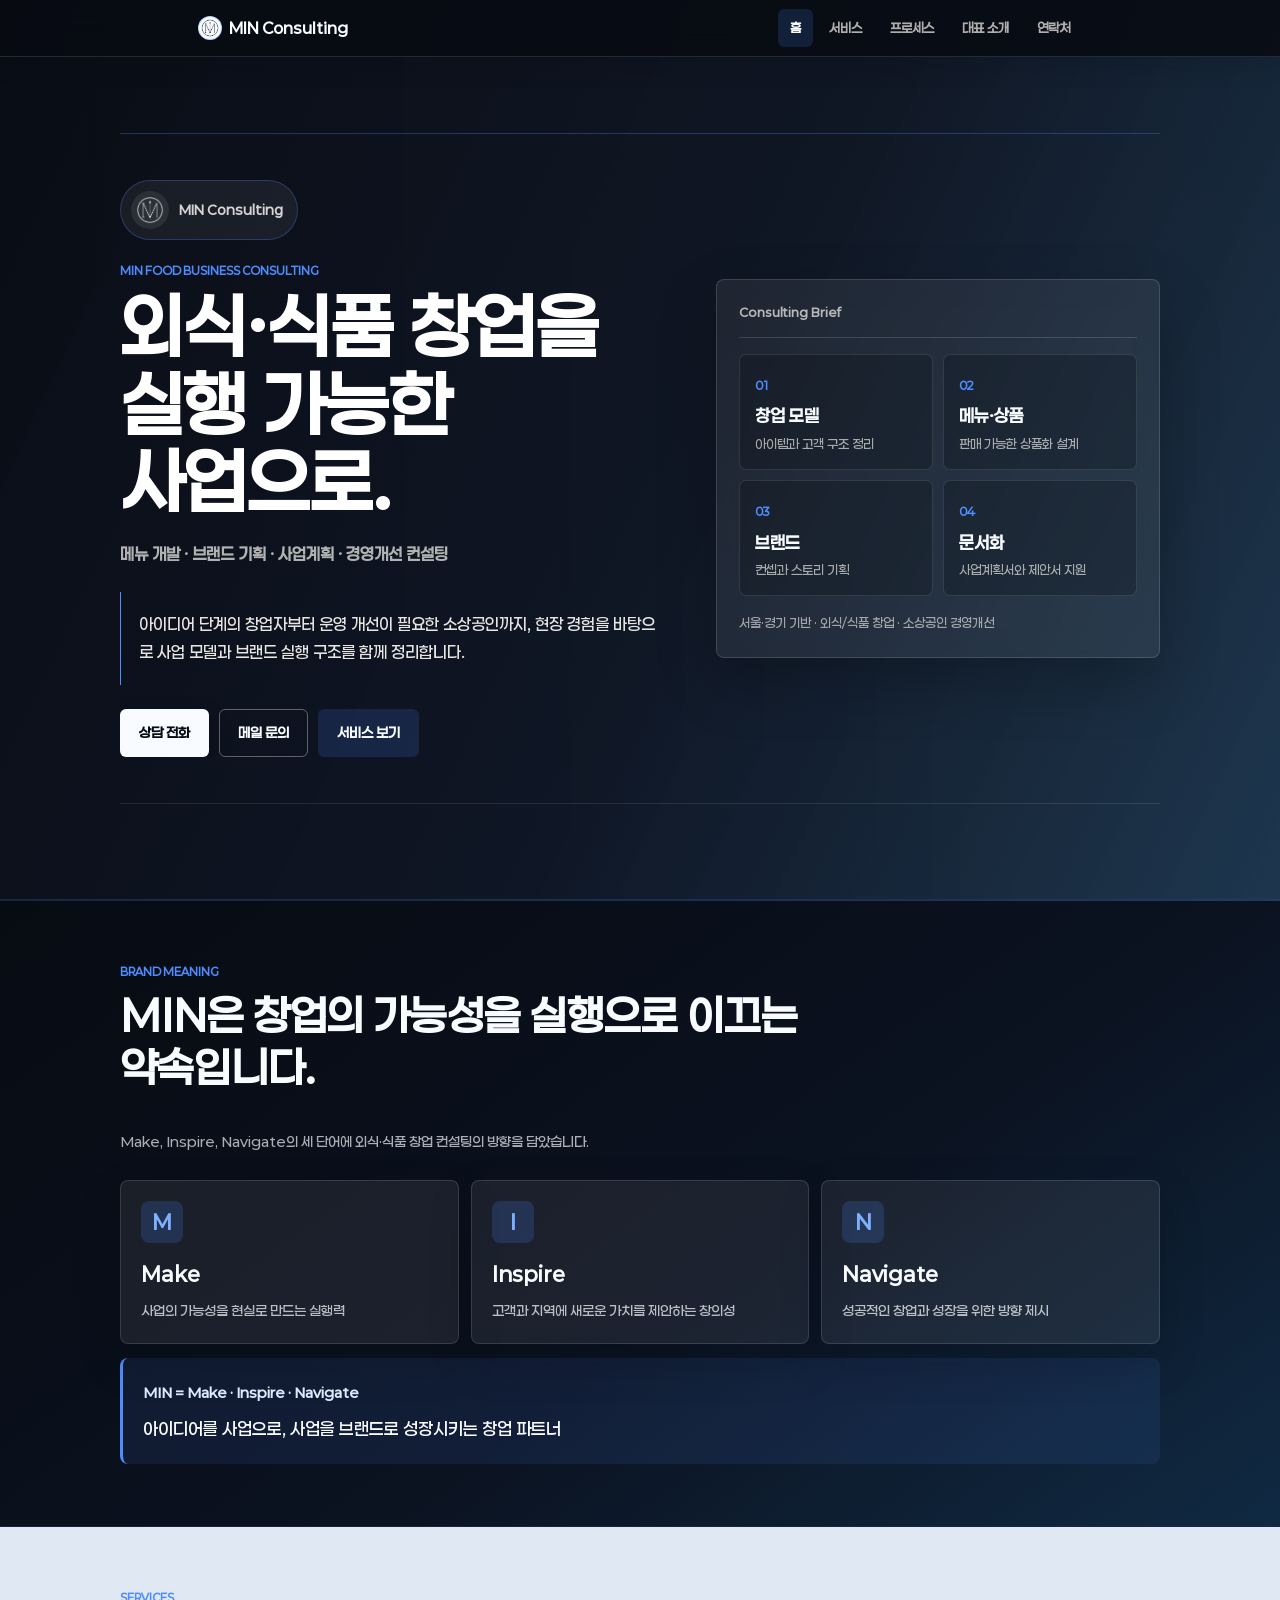
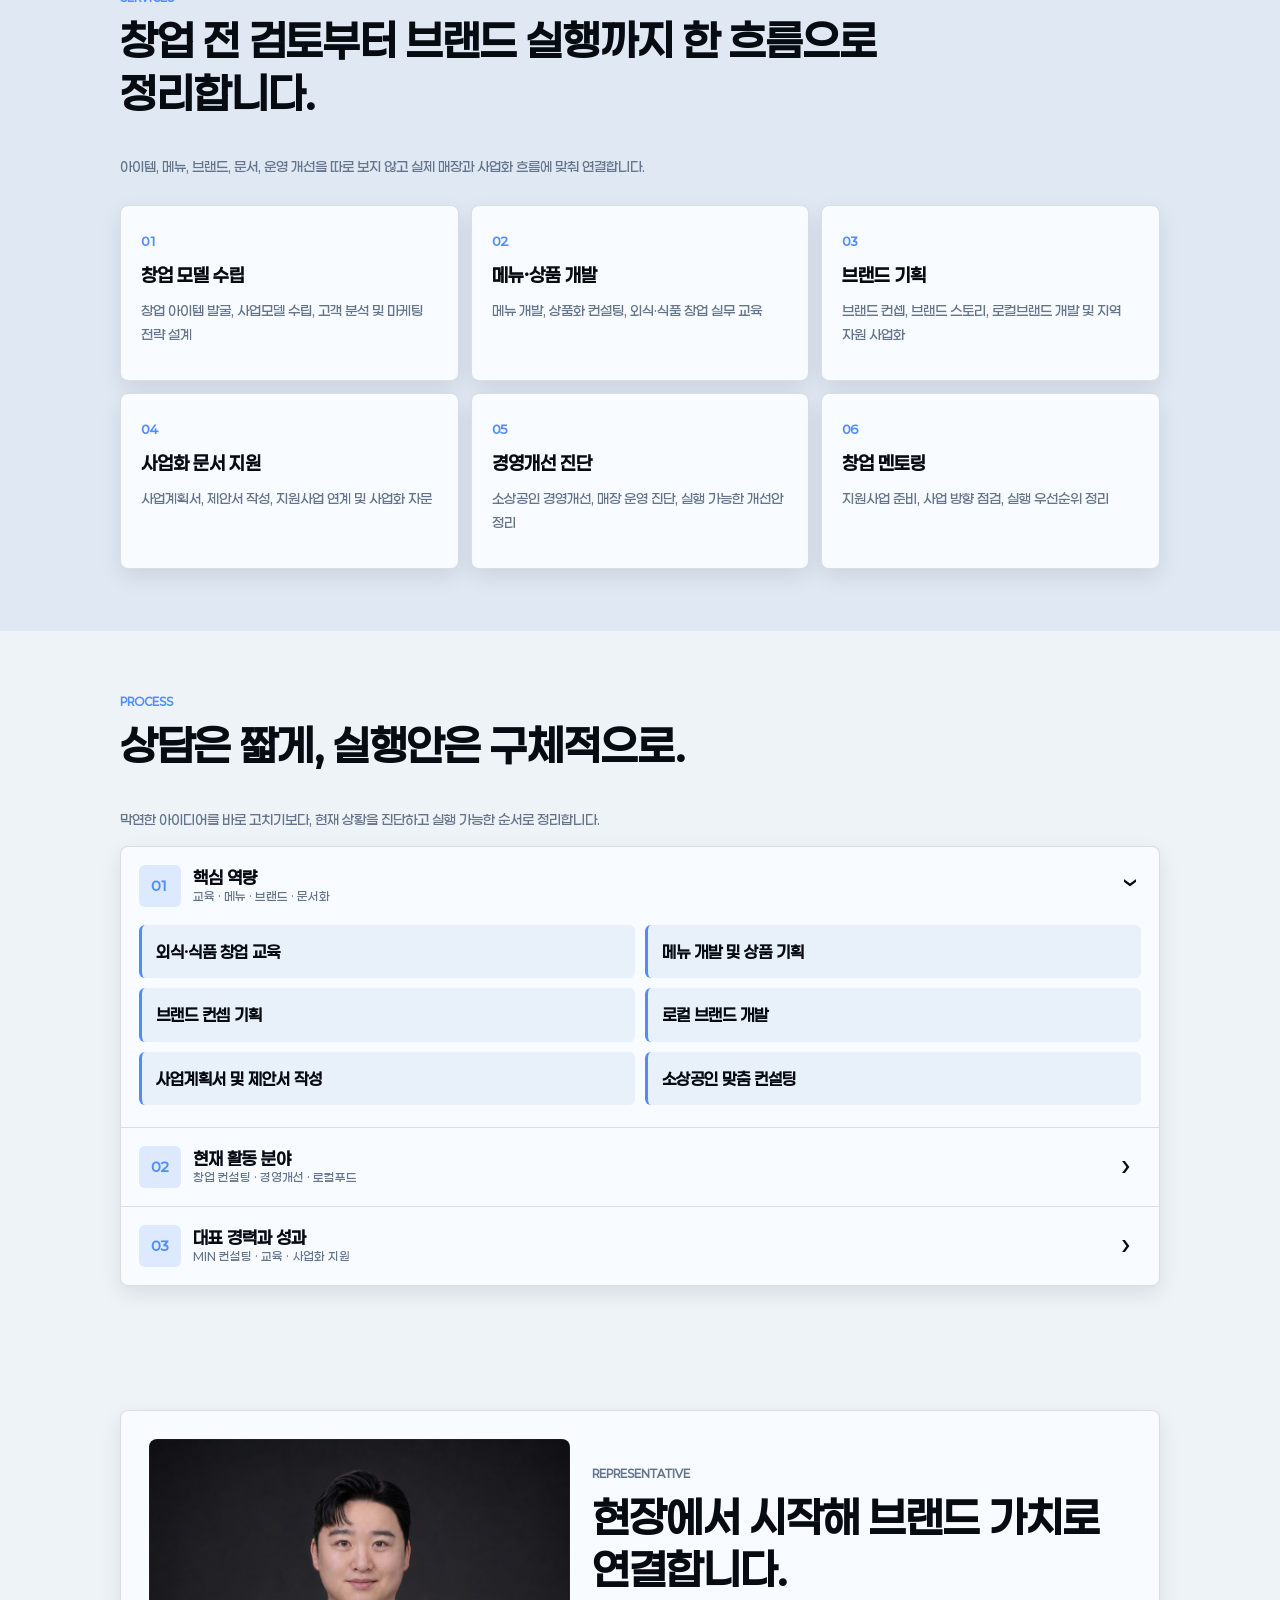
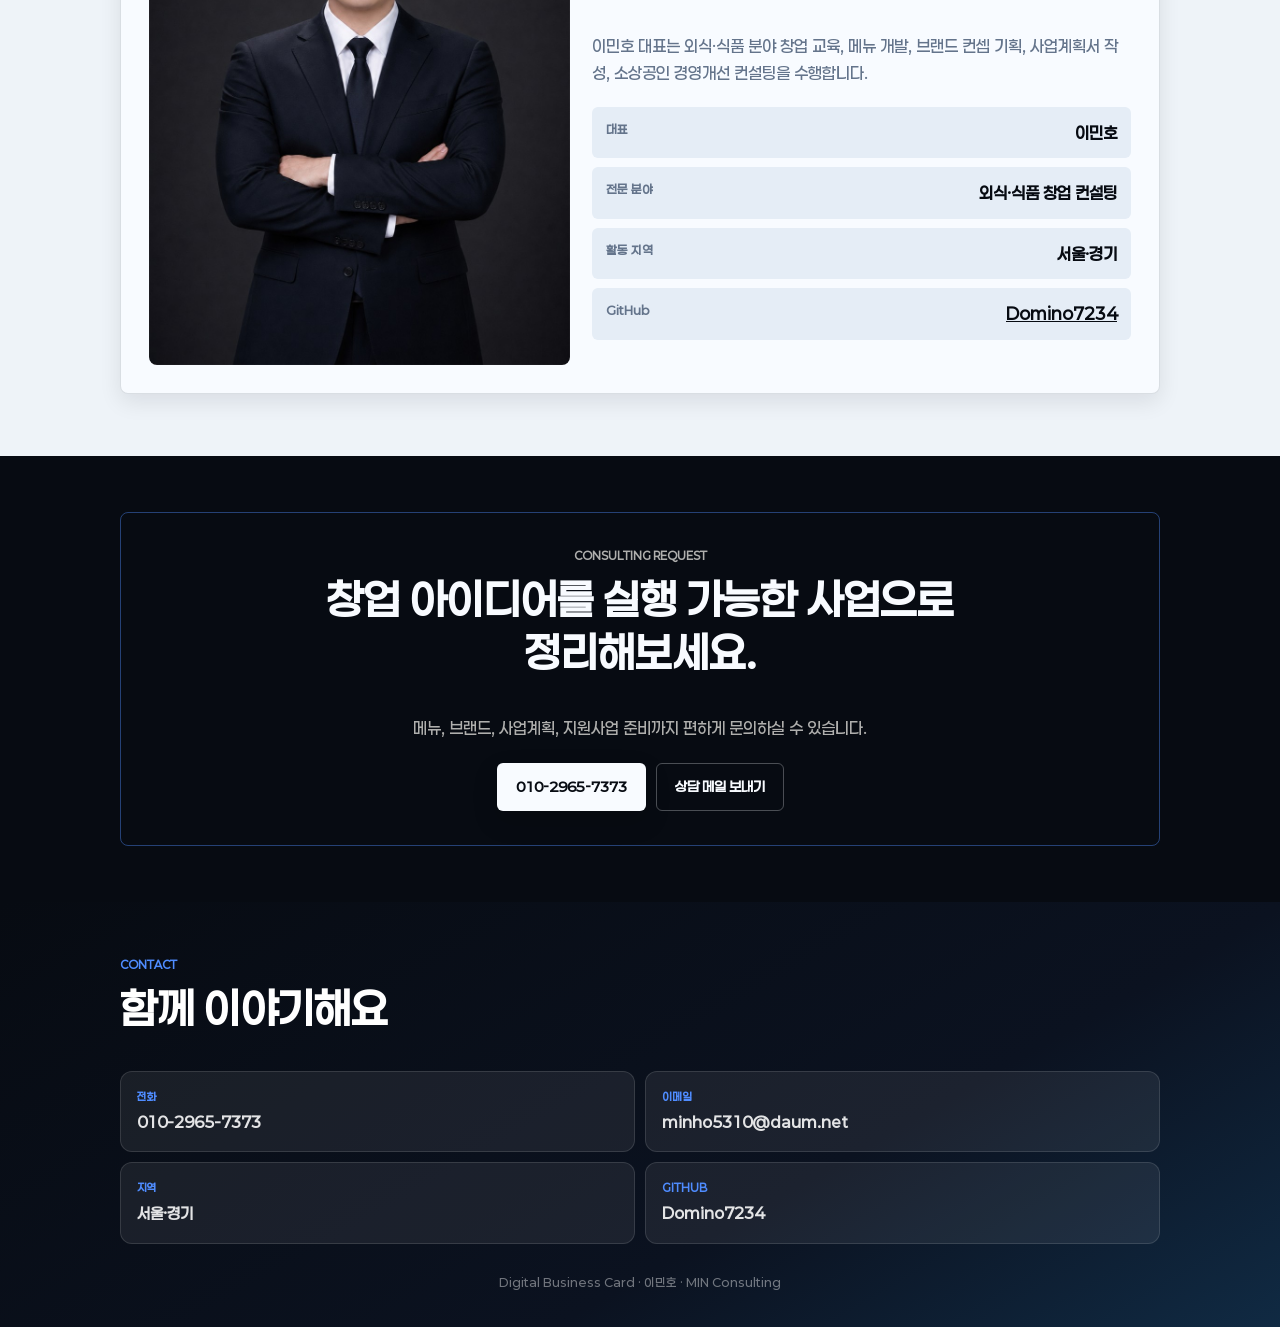
<file: index.html>
<!DOCTYPE html>
<html lang="ko">
<head>
  <meta charset="UTF-8">
  <meta name="viewport" content="width=device-width, initial-scale=1.0">
  <meta name="robots" content="index, follow">
  <title>외식·식품 창업 컨설팅 | 메뉴개발·브랜드기획 전문 | MIN 컨설팅</title>
  <meta name="description" content="MIN 외식·식품 창업 컨설팅은 외식·식품 창업 교육, 메뉴 개발, 브랜드 컨셉 기획, 사업계획서 작성 및 소상공인 경영개선 컨설팅을 제공합니다. 지역 자원과 고객 가치를 연결하는 현장 중심 컨설팅 서비스를 만나보세요.">
  <meta name="keywords" content="이민호, MIN 컨설팅, 외식창업컨설팅, 식품창업컨설팅, 브랜드컨셉기획, 메뉴개발컨설팅, 로컬브랜드육성">
  <link rel="canonical" href="https://domino7234.github.io/">

  <!-- 네이버 서치어드바이저 소유확인 meta 태그를 여기에 추가하세요. -->
  <meta name="naver-site-verification" content="aeb1286077ca233926a2002114c1d528a092b69b" />
  <!-- Google Search Console 소유확인 meta 태그를 여기에 추가하세요. -->
  <meta name="google-site-verification" content="A2od-NyFrzpLevlYjCFHyFyH1TAP7k2us31-oEGdANU" />

  <meta property="og:title" content="외식·식품 창업 컨설팅 | 메뉴개발·브랜드기획 전문 | MIN 컨설팅">
  <meta property="og:description" content="MIN 외식·식품 창업 컨설팅은 외식·식품 창업 교육, 메뉴 개발, 브랜드 컨셉 기획, 사업계획서 작성 및 소상공인 경영개선 컨설팅을 제공합니다. 지역 자원과 고객 가치를 연결하는 현장 중심 컨설팅 서비스를 만나보세요.">
  <meta property="og:type" content="profile">
  <meta property="og:url" content="https://domino7234.github.io/">
  <meta property="og:image" content="https://domino7234.github.io/assets/profile-og.png">
  <meta name="theme-color" content="#070b12">
  <link rel="icon" type="image/png" href="./assets/min-logo.png">
  <link rel="apple-touch-icon" href="./assets/min-logo.png">

  <link rel="preconnect" href="https://fonts.googleapis.com">
  <link rel="preconnect" href="https://fonts.gstatic.com" crossorigin>
  <link href="https://fonts.googleapis.com/css2?family=Noto+Sans+KR:wght@400;500;600;700&family=Noto+Serif+KR:wght@500;600;700&display=swap" rel="stylesheet">
  <link rel="stylesheet" href="./style.css">
</head>
<body>
  <a class="skip-link" href="#main">본문 바로가기</a>

  <header class="site-header">
    <nav class="nav" aria-label="주요 메뉴">
      <a class="nav-logo" href="#hero">
        <img src="./assets/min-logo.png" alt="" aria-hidden="true">
        <span>MIN Consulting</span>
      </a>
      <button class="nav-toggle" type="button" aria-expanded="false" aria-controls="navLinks" aria-label="메뉴 열기">
        <span></span><span></span><span></span>
      </button>
      <ul class="nav-links" id="navLinks">
        <li><a href="#hero">홈</a></li>
        <li><a href="#services">서비스</a></li>
        <li><a href="#process">프로세스</a></li>
        <li><a href="#profile">대표 소개</a></li>
        <li><a href="#contact">연락처</a></li>
      </ul>
    </nav>
  </header>

  <main id="main">
    <section class="hero" id="hero">
      <div class="hero-inner reveal">
        <div class="hero-copy">
          <div class="hero-brand-lockup">
            <img src="./assets/min-logo-light.png" alt="MIN 컨설팅 로고">
            <span>MIN Consulting</span>
          </div>
          <p class="eyebrow">MIN Food Business Consulting</p>
          <h1>외식·식품 창업을<br>실행 가능한 사업으로.</h1>
          <p class="hero-title">메뉴 개발 · 브랜드 기획 · 사업계획 · 경영개선 컨설팅</p>
          <p class="hero-message">아이디어 단계의 창업자부터 운영 개선이 필요한 소상공인까지, 현장 경험을 바탕으로 사업 모델과 브랜드 실행 구조를 함께 정리합니다.</p>
          <div class="button-row">
            <a class="btn btn-primary" href="tel:01029657373">상담 전화</a>
            <a class="btn btn-outline" href="mailto:minho5310@daum.net?subject=MIN%20%EC%BB%A8%EC%84%A4%ED%8C%85%20%EB%AC%B8%EC%9D%98">메일 문의</a>
            <a class="btn btn-soft" href="#services">서비스 보기</a>
          </div>
        </div>
        <div class="hero-panel" aria-label="컨설팅 핵심 영역">
          <div class="panel-header">
            <span>Consulting Brief</span>
          </div>
          <div class="panel-grid">
            <div><span>01</span><b>창업 모델</b><p>아이템과 고객 구조 정리</p></div>
            <div><span>02</span><b>메뉴·상품</b><p>판매 가능한 상품화 설계</p></div>
            <div><span>03</span><b>브랜드</b><p>컨셉과 스토리 기획</p></div>
            <div><span>04</span><b>문서화</b><p>사업계획서와 제안서 지원</p></div>
          </div>
          <p class="panel-note">서울·경기 기반 · 외식/식품 창업 · 소상공인 경영개선</p>
        </div>
      </div>
    </section>

    <section class="section meaning-section reveal" id="meaning">
      <div class="section-inner">
        <p class="section-label">Brand Meaning</p>
        <h2>MIN은 창업의 가능성을 실행으로 이끄는 약속입니다.</h2>
        <p class="section-guide">Make, Inspire, Navigate의 세 단어에 외식·식품 창업 컨설팅의 방향을 담았습니다.</p>
        <div class="meaning-grid">
          <article>
            <span>M</span>
            <h3>Make</h3>
            <p>사업의 가능성을 현실로 만드는 실행력</p>
          </article>
          <article>
            <span>I</span>
            <h3>Inspire</h3>
            <p>고객과 지역에 새로운 가치를 제안하는 창의성</p>
          </article>
          <article>
            <span>N</span>
            <h3>Navigate</h3>
            <p>성공적인 창업과 성장을 위한 방향 제시</p>
          </article>
        </div>
        <div class="meaning-statement">
          <strong>MIN = Make · Inspire · Navigate</strong>
          <p>아이디어를 사업으로, 사업을 브랜드로 성장시키는 창업 파트너</p>
        </div>
      </div>
    </section>

    <section class="section services-section reveal" id="services">
      <div class="section-inner">
        <p class="section-label">Services</p>
        <h2>창업 전 검토부터 브랜드 실행까지 한 흐름으로 정리합니다.</h2>
        <p class="section-guide">아이템, 메뉴, 브랜드, 문서, 운영 개선을 따로 보지 않고 실제 매장과 사업화 흐름에 맞춰 연결합니다.</p>
        <div class="service-grid">
          <article><span>01</span><h3>창업 모델 수립</h3><p>창업 아이템 발굴, 사업모델 수립, 고객 분석 및 마케팅 전략 설계</p></article>
          <article><span>02</span><h3>메뉴·상품 개발</h3><p>메뉴 개발, 상품화 컨설팅, 외식·식품 창업 실무 교육</p></article>
          <article><span>03</span><h3>브랜드 기획</h3><p>브랜드 컨셉, 브랜드 스토리, 로컬브랜드 개발 및 지역 자원 사업화</p></article>
          <article><span>04</span><h3>사업화 문서 지원</h3><p>사업계획서, 제안서 작성, 지원사업 연계 및 사업화 자문</p></article>
          <article><span>05</span><h3>경영개선 진단</h3><p>소상공인 경영개선, 매장 운영 진단, 실행 가능한 개선안 정리</p></article>
          <article><span>06</span><h3>창업 멘토링</h3><p>지원사업 준비, 사업 방향 점검, 실행 우선순위 정리</p></article>
        </div>
      </div>
    </section>

    <section class="section process-section reveal" id="process">
      <div class="section-inner">
        <p class="section-label">Process</p>
        <h2>상담은 짧게, 실행안은 구체적으로.</h2>
        <p class="section-guide">막연한 아이디어를 바로 고치기보다, 현재 상황을 진단하고 실행 가능한 순서로 정리합니다.</p>

        <div class="accordion" data-accordion>
          <article class="acc-item open">
            <button class="acc-head" type="button" aria-expanded="true">
              <span class="acc-index">01</span>
              <span><strong>핵심 역량</strong><small>교육 · 메뉴 · 브랜드 · 문서화</small></span>
              <span class="acc-arrow">›</span>
            </button>
            <div class="acc-body">
              <ul class="card-list two-col">
                <li>외식·식품 창업 교육</li>
                <li>메뉴 개발 및 상품 기획</li>
                <li>브랜드 컨셉 기획</li>
                <li>로컬 브랜드 개발</li>
                <li>사업계획서 및 제안서 작성</li>
                <li>소상공인 맞춤 컨설팅</li>
              </ul>
            </div>
          </article>

          <article class="acc-item">
            <button class="acc-head" type="button" aria-expanded="false">
              <span class="acc-index">02</span>
              <span><strong>현재 활동 분야</strong><small>창업 컨설팅 · 경영개선 · 로컬푸드</small></span>
              <span class="acc-arrow">›</span>
            </button>
            <div class="acc-body">
              <ul class="detail-list">
                <li>외식·식품 창업 컨설팅</li>
                <li>창업 및 경영개선 교육</li>
                <li>메뉴 개발 및 상품화 지원</li>
                <li>브랜드 컨셉 및 로컬브랜드 기획</li>
                <li>사업계획서 및 제안서 작성 지원</li>
                <li>소상공인 맞춤형 경영 컨설팅</li>
                <li>로컬푸드 및 지역특화사업 컨설팅</li>
                <li>창업 지원사업 멘토링 및 자문</li>
              </ul>
            </div>
          </article>

          <article class="acc-item">
            <button class="acc-head" type="button" aria-expanded="false">
              <span class="acc-index">03</span>
              <span><strong>대표 경력과 성과</strong><small>MIN 컨설팅 · 교육 · 사업화 지원</small></span>
              <span class="acc-arrow">›</span>
            </button>
            <div class="acc-body">
              <div class="timeline">
                <div><b>MIN 외식·식품 창업 컨설팅 대표</b><p>외식·식품 분야 창업 교육 및 컨설팅 수행</p></div>
                <div><b>소상공인 멘토링</b><p>경영개선, 창업 멘토링, 매장 운영 진단 지원</p></div>
                <div><b>메뉴·상품화 컨설팅</b><p>메뉴 개발, 상품화, 브랜드 컨셉 및 로컬브랜드 기획 지원</p></div>
                <div><b>사업계획 컨설팅</b><p>사업계획서, 제안서, 지역 자원 활용 사업화 및 로컬푸드 사업 지원</p></div>
              </div>
            </div>
          </article>
        </div>
      </div>
    </section>

    <section class="section profile-section reveal" id="profile">
      <div class="section-inner">
        <div class="profile-card">
          <div class="profile-mark">
            <img src="./assets/profile-full.jpg" alt="이민호 MIN 외식·식품 창업 컨설팅 대표 프로필 사진">
          </div>
          <div>
            <p class="section-label">Representative</p>
            <h2>현장에서 시작해 브랜드 가치로 연결합니다.</h2>
            <p>이민호 대표는 외식·식품 분야 창업 교육, 메뉴 개발, 브랜드 컨셉 기획, 사업계획서 작성, 소상공인 경영개선 컨설팅을 수행합니다.</p>
            <dl class="meta-list">
              <div><dt>대표</dt><dd>이민호</dd></div>
              <div><dt>전문 분야</dt><dd>외식·식품 창업 컨설팅</dd></div>
              <div><dt>활동 지역</dt><dd>서울·경기</dd></div>
              <div><dt>GitHub</dt><dd><a href="https://github.com/Domino7234" target="_blank" rel="noopener">Domino7234</a></dd></div>
            </dl>
          </div>
        </div>
      </div>
    </section>

    <section class="cta-section reveal" aria-labelledby="ctaTitle">
      <div class="section-inner cta-card">
        <p class="section-label">Consulting Request</p>
        <h2 id="ctaTitle">창업 아이디어를 실행 가능한 사업으로 정리해보세요.</h2>
        <p>메뉴, 브랜드, 사업계획, 지원사업 준비까지 편하게 문의하실 수 있습니다.</p>
        <div class="button-row center">
          <a class="btn btn-primary" href="tel:01029657373">010-2965-7373</a>
          <a class="btn btn-outline dark" href="mailto:minho5310@daum.net?subject=MIN%20%EC%BB%A8%EC%84%A4%ED%8C%85%20%EB%AC%B8%EC%9D%98">상담 메일 보내기</a>
        </div>
      </div>
    </section>

    <section class="contact-section reveal" id="contact">
      <div class="section-inner">
        <p class="section-label">Contact</p>
        <h2>함께 이야기해요</h2>
        <div class="contact-grid">
          <a href="tel:01029657373"><span>전화</span><strong>010-2965-7373</strong></a>
          <a href="mailto:minho5310@daum.net?subject=MIN%20%EC%BB%A8%EC%84%A4%ED%8C%85%20%EB%AC%B8%EC%9D%98"><span>이메일</span><strong>minho5310@daum.net</strong></a>
          <div><span>지역</span><strong>서울·경기</strong></div>
          <a href="https://github.com/Domino7234" target="_blank" rel="noopener"><span>GitHub</span><strong>Domino7234</strong></a>
        </div>
        <p class="copyright">Digital Business Card · 이민호 · MIN Consulting</p>
      </div>
    </section>
  </main>

  <script src="./script.js"></script>
</body>
</html>
</file>
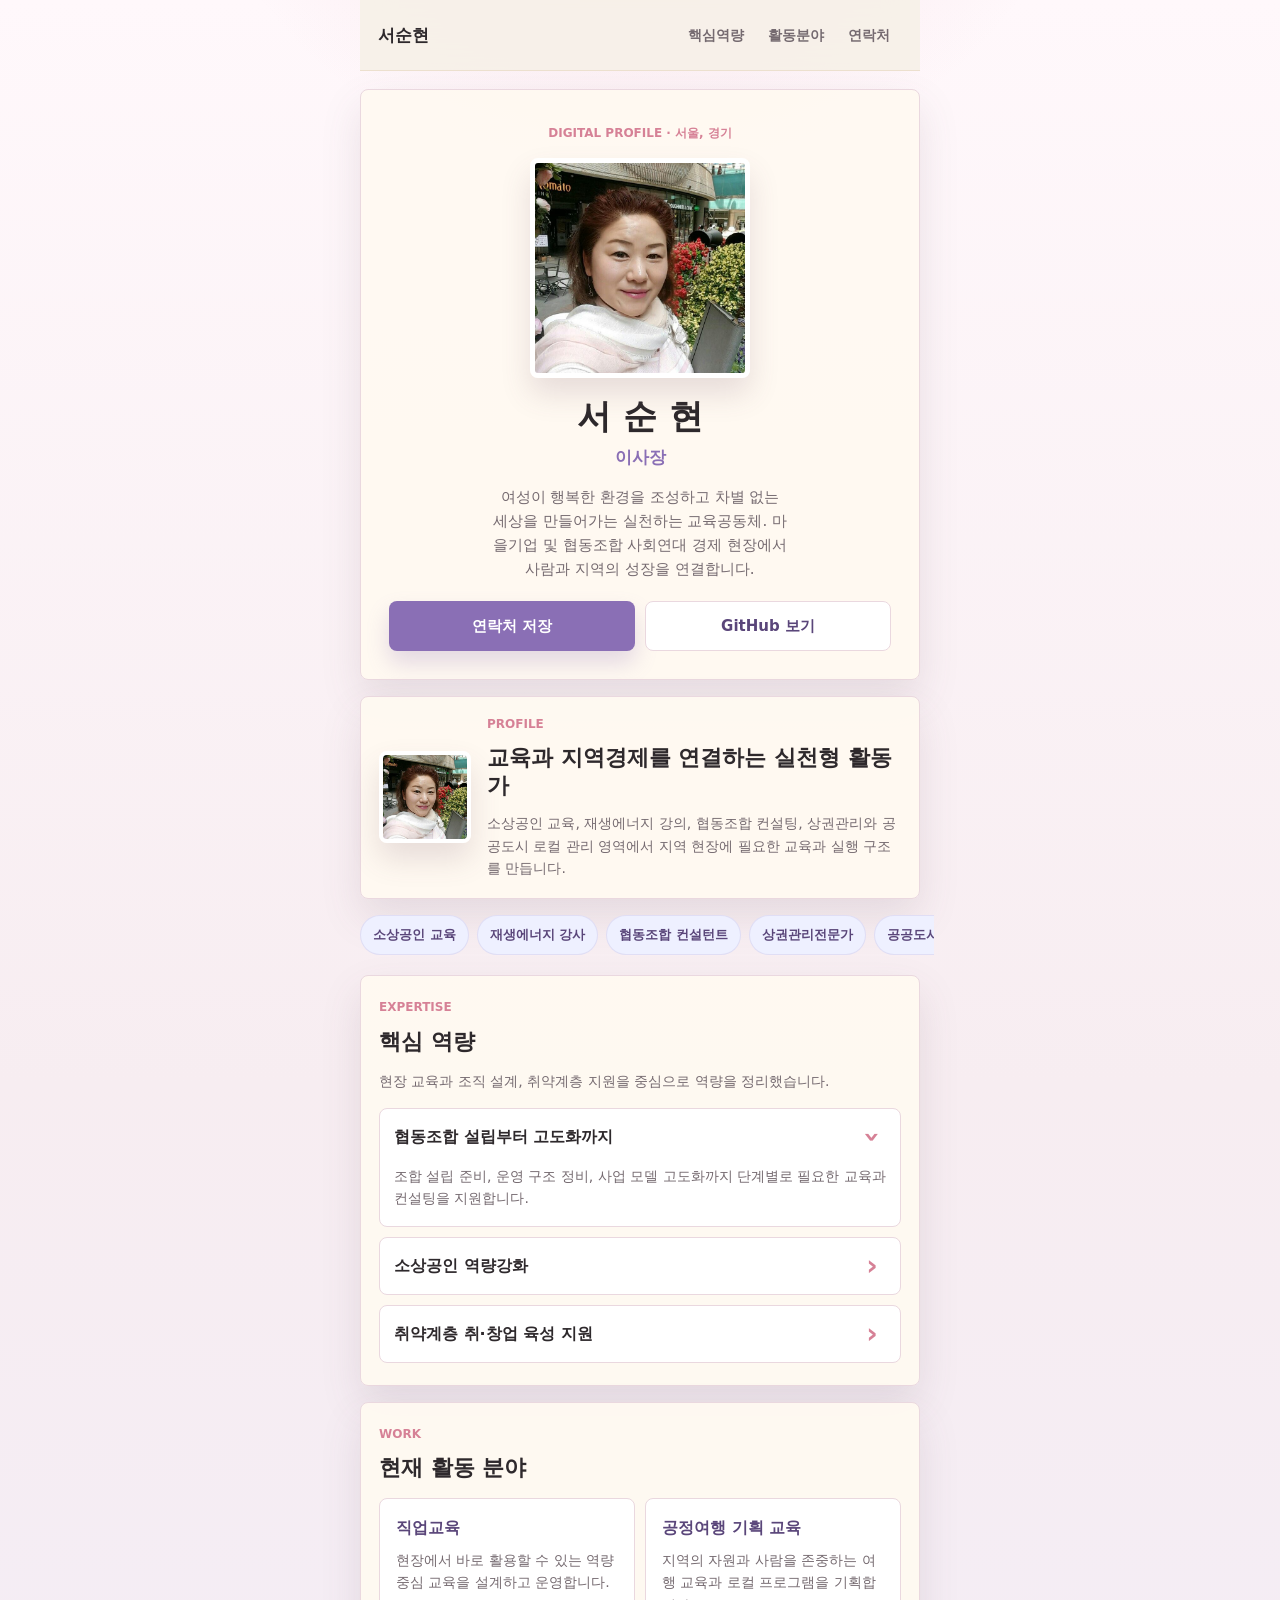
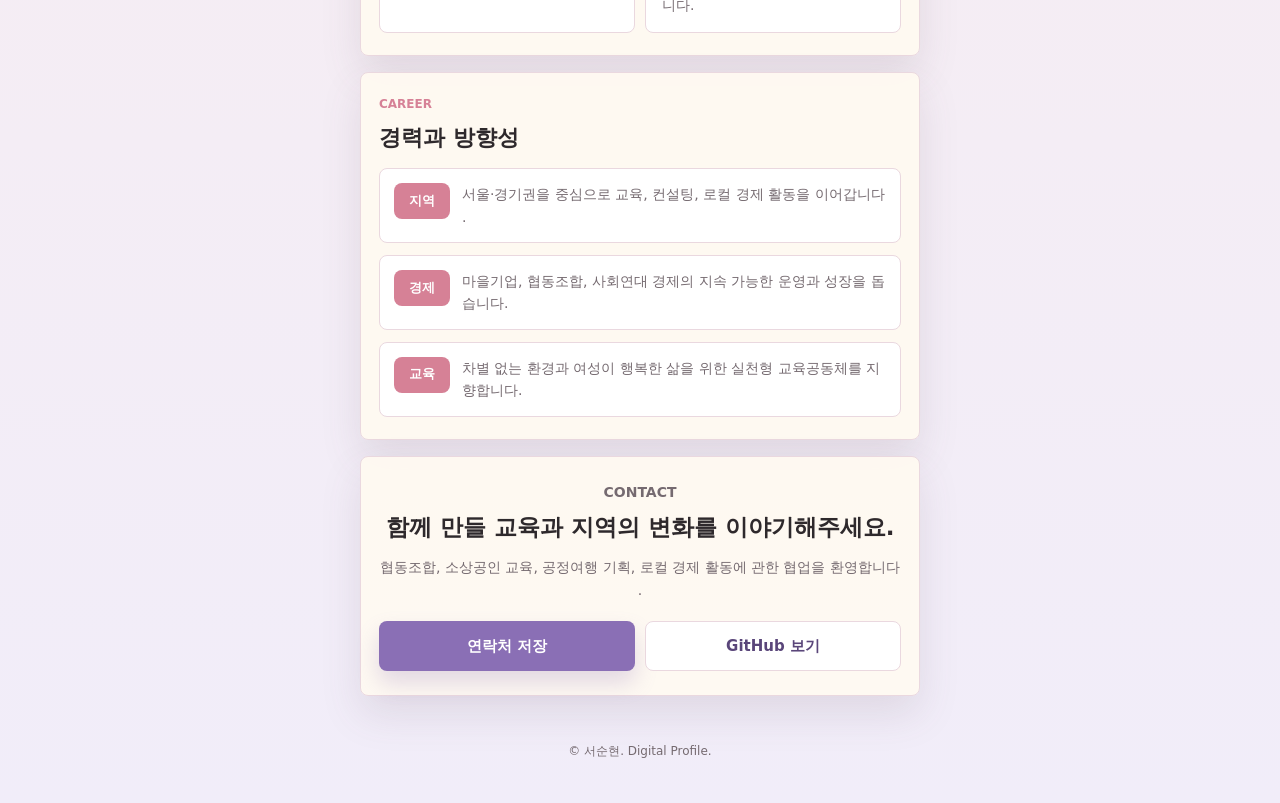
<file: yhplus_190403.github.io/index.html>
<!doctype html>
<html lang="ko">
  <head>
    <meta charset="utf-8" />
    <meta name="viewport" content="width=device-width, initial-scale=1" />
    <meta name="robots" content="index, follow" />
    <title>서순현 이사장 | 디지털 프로필</title>
    <meta
      name="description"
      content="서울·경기에서 직업교육, 공정여행 기획 교육, 협동조합 컨설팅, 소상공인 역량강화를 실천하는 서순현 이사장의 디지털 프로필입니다."
    />
    <link rel="canonical" href="https://domino7234.github.io/yhplus_190403.github.io/" />

    <meta property="og:title" content="서순현 이사장 | 디지털 프로필" />
    <meta
      property="og:description"
      content="여성이 행복한 환경과 차별 없는 세상을 만들어가는 실천형 교육공동체 활동가 서순현의 디지털 명함입니다."
    />
    <meta property="og:type" content="profile" />
    <meta property="og:url" content="https://domino7234.github.io/yhplus_190403.github.io/" />
    <meta property="og:image" content="https://domino7234.github.io/yhplus_190403.github.io/assets/profile-photo.jpg" />

    <!-- 네이버 서치어드바이저 소유확인 meta 태그를 여기에 추가하세요. -->
    <!-- Google Search Console 소유확인 meta 태그를 여기에 추가하세요. -->

    <link rel="stylesheet" href="./style.css?v=20260624pastel" />
  </head>
  <body>
    <header class="site-header">
      <a class="brand" href="#home" aria-label="홈으로 이동">서순현</a>
      <button class="menu-button" type="button" aria-expanded="false" aria-controls="site-nav">
        <span></span>
        <span></span>
        <span></span>
      </button>
      <nav id="site-nav" class="site-nav" aria-label="주요 메뉴">
        <a href="#expertise">핵심역량</a>
        <a href="#work">활동분야</a>
        <a href="#contact">연락처</a>
      </nav>
    </header>

    <main id="home" class="page-shell">
      <section class="hero-card">
        <p class="eyebrow">Digital Profile · 서울, 경기</p>
        <div class="hero-photo photo-frame">
          <img
            src="./assets/profile-photo.jpg"
            alt="서순현 이사장 프로필 사진"
            data-fallback-initial="서"
          />
        </div>
        <h1>서 순 현</h1>
        <p class="role">이사장</p>
        <p class="lead">
          여성이 행복한 환경을 조성하고 차별 없는 세상을 만들어가는 실천하는 교육공동체.
          마을기업 및 협동조합 사회연대 경제 현장에서 사람과 지역의 성장을 연결합니다.
        </p>
        <div class="hero-actions" aria-label="주요 링크">
          <a class="button primary" href="./contact.vcf" download>연락처 저장</a>
          <a
            class="button ghost"
            href="https://github.com/Domino7234/yhplus_190403"
            target="_blank"
            rel="noopener noreferrer"
          >
            GitHub 보기
          </a>
        </div>
      </section>

      <section class="profile-section" aria-labelledby="profile-title">
        <div class="profile-photo photo-frame compact">
          <img src="./assets/profile-photo.jpg" alt="서순현 이사장 소개 사진" data-fallback-initial="서" />
        </div>
        <div>
          <p class="section-kicker">Profile</p>
          <h2 id="profile-title">교육과 지역경제를 연결하는 실천형 활동가</h2>
          <p>
            소상공인 교육, 재생에너지 강의, 협동조합 컨설팅, 상권관리와 공공도시 로컬 관리 영역에서
            지역 현장에 필요한 교육과 실행 구조를 만듭니다.
          </p>
        </div>
      </section>

      <section class="keyword-strip" aria-label="주요 키워드">
        <span>소상공인 교육</span>
        <span>재생에너지 강사</span>
        <span>협동조합 컨설턴트</span>
        <span>상권관리전문가</span>
        <span>공공도시 로컬 관리자</span>
      </section>

      <section id="expertise" class="content-section">
        <p class="section-kicker">Expertise</p>
        <h2>핵심 역량</h2>
        <p class="section-desc">현장 교육과 조직 설계, 취약계층 지원을 중심으로 역량을 정리했습니다.</p>

        <div class="accordion-list">
          <article class="accordion-item open">
            <button class="accordion-trigger" type="button" aria-expanded="true">
              <span>협동조합 설립부터 고도화까지</span>
              <span class="chevron">›</span>
            </button>
            <div class="accordion-panel">
              <p>조합 설립 준비, 운영 구조 정비, 사업 모델 고도화까지 단계별로 필요한 교육과 컨설팅을 지원합니다.</p>
            </div>
          </article>

          <article class="accordion-item">
            <button class="accordion-trigger" type="button" aria-expanded="false">
              <span>소상공인 역량강화</span>
              <span class="chevron">›</span>
            </button>
            <div class="accordion-panel">
              <p>지역 상권과 소상공인의 지속 가능한 운영을 위해 교육, 현장 진단, 실행 과제를 함께 설계합니다.</p>
            </div>
          </article>

          <article class="accordion-item">
            <button class="accordion-trigger" type="button" aria-expanded="false">
              <span>취약계층 취·창업 육성 지원</span>
              <span class="chevron">›</span>
            </button>
            <div class="accordion-panel">
              <p>취약계층의 일자리 진입과 창업 준비를 돕는 교육 과정과 지역 기반 성장 프로그램을 기획합니다.</p>
            </div>
          </article>
        </div>
      </section>

      <section id="work" class="content-section">
        <p class="section-kicker">Work</p>
        <h2>현재 활동 분야</h2>
        <div class="card-grid">
          <article class="info-card">
            <strong>직업교육</strong>
            <p>현장에서 바로 활용할 수 있는 역량 중심 교육을 설계하고 운영합니다.</p>
          </article>
          <article class="info-card">
            <strong>공정여행 기획 교육</strong>
            <p>지역의 자원과 사람을 존중하는 여행 교육과 로컬 프로그램을 기획합니다.</p>
          </article>
        </div>
      </section>

      <section class="content-section">
        <p class="section-kicker">Career</p>
        <h2>경력과 방향성</h2>
        <div class="timeline">
          <div class="timeline-item">
            <span>지역</span>
            <p>서울·경기권을 중심으로 교육, 컨설팅, 로컬 경제 활동을 이어갑니다.</p>
          </div>
          <div class="timeline-item">
            <span>경제</span>
            <p>마을기업, 협동조합, 사회연대 경제의 지속 가능한 운영과 성장을 돕습니다.</p>
          </div>
          <div class="timeline-item">
            <span>교육</span>
            <p>차별 없는 환경과 여성이 행복한 삶을 위한 실천형 교육공동체를 지향합니다.</p>
          </div>
        </div>
      </section>

      <section id="contact" class="contact-card">
        <p class="section-kicker">Contact</p>
        <h2>함께 만들 교육과 지역의 변화를 이야기해주세요.</h2>
        <p>협동조합, 소상공인 교육, 공정여행 기획, 로컬 경제 활동에 관한 협업을 환영합니다.</p>
        <div class="hero-actions">
          <a class="button primary" href="./contact.vcf" download>연락처 저장</a>
          <a
            class="button ghost"
            href="https://github.com/Domino7234/yhplus_190403"
            target="_blank"
            rel="noopener noreferrer"
          >
            GitHub 보기
          </a>
        </div>
      </section>
    </main>

    <footer class="site-footer">
      <p>© 서순현. Digital Profile.</p>
    </footer>

    <script src="./script.js"></script>
  </body>
</html>
</file>
<file: style.css>
@font-face {
  font-family: "Paperlogy";
  src: url("./assets/fonts/Paperlogy-5Medium.ttf") format("truetype");
  font-weight: 500;
  font-style: normal;
  font-display: swap;
}

:root {
  --bg: #eef3f8;
  --surface: #f8fbff;
  --surface-2: #e5edf6;
  --ink: #0f172a;
  --muted: #64748b;
  --green: #102a43;
  --green-2: #1e3a5f;
  --gold: #4f8cff;
  --clay: #2f5f8f;
  --blue: #23364d;
  --charcoal: #070b12;
  --charcoal-2: #0b1220;
  --line: rgba(15, 23, 42, 0.13);
  --line-dark: rgba(226, 239, 255, 0.14);
  --shadow: 0 18px 44px rgba(7, 11, 18, 0.16);
  --shadow-soft: 0 8px 22px rgba(7, 11, 18, 0.09);
  --radius: 8px;
  --sans: "Paperlogy", "Noto Sans KR", system-ui, sans-serif;
  --serif: "Paperlogy", "Noto Serif KR", serif;
}

* {
  box-sizing: border-box;
}

html {
  scroll-behavior: smooth;
}

body {
  margin: 0;
  overflow-x: hidden;
  background: var(--bg);
  color: var(--ink);
  font-family: var(--sans);
  line-height: 1.72;
  word-break: keep-all;
}

body::before {
  content: "";
  position: fixed;
  inset: 0;
  z-index: -1;
  pointer-events: none;
  background:
    linear-gradient(90deg, rgba(79, 140, 255, 0.1), transparent 38%),
    linear-gradient(180deg, rgba(15, 23, 42, 0.06), transparent 34%);
}

img {
  display: block;
  max-width: 100%;
}

a {
  color: inherit;
}

.skip-link {
  position: fixed;
  top: -60px;
  left: 12px;
  z-index: 1000;
  padding: 10px 14px;
  border-radius: 8px;
  background: #fff;
}

.skip-link:focus {
  top: 12px;
}

.site-header {
  position: fixed;
  inset: 0 0 auto;
  z-index: 50;
  border-bottom: 1px solid rgba(255, 253, 248, 0.12);
  background: rgba(7, 11, 18, 0.86);
  backdrop-filter: blur(16px);
  box-shadow: 0 8px 24px rgba(7, 11, 18, 0.16);
}

.nav {
  width: min(100%, 920px);
  height: 56px;
  margin: 0 auto;
  padding: 0 18px;
  display: flex;
  align-items: center;
  justify-content: space-between;
}

.nav-logo {
  text-decoration: none;
  font-family: var(--serif);
  font-weight: 600;
  color: var(--surface);
  letter-spacing: 0;
  display: inline-flex;
  align-items: center;
  gap: 7px;
  font-size: 15px;
  line-height: 1;
}

.nav-logo img {
  width: 24px;
  height: 24px;
  padding: 2px;
  border: 1px solid rgba(79, 140, 255, 0.36);
  border-radius: 50%;
  background: var(--surface);
  object-fit: contain;
  flex: 0 0 auto;
}

.nav-toggle {
  width: 44px;
  height: 44px;
  border: 0;
  border-radius: 8px;
  background: rgba(255, 253, 248, 0.1);
  display: grid;
  place-content: center;
  gap: 4px;
  cursor: pointer;
}

.nav-toggle span {
  width: 18px;
  height: 2px;
  display: block;
  border-radius: 2px;
  background: var(--surface);
}

.nav-links {
  position: fixed;
  left: 14px;
  right: 14px;
  top: 68px;
  display: none;
  margin: 0;
  padding: 8px;
  list-style: none;
  border: 1px solid var(--line);
  border-color: var(--line-dark);
  border-radius: 8px;
  background: rgba(7, 11, 18, 0.96);
  box-shadow: 0 18px 42px rgba(0, 0, 0, 0.32);
}

.nav-links.open {
  display: grid;
}

.nav-links a {
  min-height: 44px;
  padding: 10px 14px;
  border-radius: 6px;
  display: flex;
  align-items: center;
  text-decoration: none;
  color: rgba(255, 253, 248, 0.68);
  font-size: 14px;
  font-weight: 700;
}

.nav-links a.active,
.nav-links a:hover {
  background: rgba(79, 140, 255, 0.16);
  color: var(--surface);
}

.hero {
  min-height: 100svh;
  padding: 96px 20px 58px;
  display: flex;
  align-items: center;
  justify-content: center;
  background:
    linear-gradient(115deg, rgba(7, 11, 18, 0.99), rgba(11, 18, 32, 0.98) 54%, rgba(16, 42, 67, 0.94)),
    linear-gradient(90deg, rgba(79, 140, 255, 0.18), transparent);
  border-bottom: 1px solid rgba(79, 140, 255, 0.22);
}

.hero-inner {
  width: min(100%, 1040px);
  display: grid;
  gap: 28px;
  text-align: left;
  border-top: 1px solid rgba(79, 140, 255, 0.3);
  border-bottom: 1px solid rgba(255, 253, 248, 0.1);
  padding: 34px 0;
}

.hero-copy {
  min-width: 0;
  max-width: 100%;
  overflow: hidden;
}

.hero-brand-lockup {
  width: fit-content;
  margin-bottom: 22px;
  padding: 10px 14px 10px 10px;
  border: 1px solid rgba(79, 140, 255, 0.28);
  border-radius: 999px;
  display: inline-flex;
  align-items: center;
  gap: 10px;
  background: rgba(255, 253, 248, 0.06);
  color: rgba(255, 253, 248, 0.82);
  font-size: 13px;
  font-weight: 800;
}

.hero-brand-lockup img {
  width: 38px;
  height: 38px;
  padding: 5px;
  border-radius: 50%;
  background: rgba(255, 253, 248, 0.08);
  object-fit: contain;
}

.hero-photo-wrap,
.profile-image-frame {
  position: relative;
  width: 142px;
  height: 142px;
  margin: 0 auto;
}

.hero-photo-wrap::before,
.profile-image-frame::before {
  content: "";
  position: absolute;
  inset: -10px;
  border: 1px solid rgba(79, 140, 255, 0.46);
  border-radius: 50%;
}

.hero-photo,
.profile-image-frame img {
  width: 100%;
  height: 100%;
  border: 2px solid rgba(255, 253, 248, 0.86);
  border-radius: 50%;
  object-fit: cover;
  box-shadow: 0 18px 44px rgba(0, 0, 0, 0.36);
  background: rgba(255, 255, 255, 0.08);
}

.photo-fallback {
  position: absolute;
  inset: 0;
  z-index: -1;
  border: 2px solid rgba(255, 253, 248, 0.86);
  border-radius: 50%;
  display: grid;
  place-items: center;
  background: linear-gradient(150deg, var(--charcoal-2), var(--gold));
  color: #fff;
  font-family: var(--serif);
  font-size: 34px;
  font-weight: 700;
  letter-spacing: 0.08em;
}

.photo-missing img {
  display: none;
}

.photo-missing .photo-fallback {
  z-index: 1;
}

.photo-fallback.small {
  font-size: 28px;
}

.eyebrow,
.section-label {
  margin: 0 0 8px;
  color: var(--gold);
  font-size: 11px;
  font-weight: 700;
  letter-spacing: 0;
  text-transform: uppercase;
}

h1,
h2,
h3,
p {
  margin-top: 0;
}

h1 {
  margin-bottom: 18px;
  color: #fff;
  font-family: var(--serif);
  font-size: clamp(42px, 11vw, 72px);
  font-weight: 600;
  letter-spacing: 0;
  line-height: 1.08;
}

.hero-title,
.hero-location {
  margin-bottom: 8px;
  color: rgba(255, 253, 248, 0.68);
  font-weight: 600;
}

.hero-message {
  margin: 24px 0;
  padding: 18px 0 18px 18px;
  border-left: 1px solid var(--gold);
  border-radius: 0;
  background: transparent;
  color: rgba(255, 253, 248, 0.9);
  font-family: var(--serif);
  font-size: 16px;
  line-height: 1.8;
  text-align: left;
  width: 100%;
  max-width: 620px;
  white-space: normal;
  word-break: normal;
  overflow-wrap: anywhere;
}

.hero-panel {
  padding: 22px;
  border: 1px solid rgba(255, 253, 248, 0.14);
  border-radius: var(--radius);
  background: rgba(255, 253, 248, 0.07);
  box-shadow: 0 24px 60px rgba(0, 0, 0, 0.24);
  backdrop-filter: blur(14px);
  max-width: 100%;
  overflow: hidden;
}

.panel-header {
  padding-bottom: 14px;
  border-bottom: 1px solid rgba(255, 253, 248, 0.14);
  display: flex;
  align-items: center;
  justify-content: space-between;
  gap: 18px;
  color: rgba(255, 253, 248, 0.68);
  font-size: 12px;
  font-weight: 800;
}

.panel-header strong {
  color: var(--gold);
  font-family: var(--serif);
  font-size: 22px;
}

.panel-grid {
  display: grid;
  gap: 10px;
  margin-top: 16px;
}

.panel-grid div {
  padding: 15px;
  border: 1px solid rgba(255, 253, 248, 0.11);
  border-radius: 7px;
  background: rgba(7, 11, 18, 0.28);
}

.panel-grid span {
  color: var(--gold);
  font-size: 11px;
  font-weight: 900;
}

.panel-grid b {
  display: block;
  margin-top: 4px;
  color: var(--surface);
  font-size: 17px;
}

.panel-grid p {
  margin: 4px 0 0;
  color: rgba(255, 253, 248, 0.62);
  font-size: 13px;
  line-height: 1.5;
}

.panel-note {
  margin: 16px 0 0;
  color: rgba(255, 253, 248, 0.58);
  font-size: 13px;
}

.keyword-row {
  display: grid;
  grid-template-columns: minmax(0, 1fr) minmax(0, 1fr);
  gap: 8px;
  margin-bottom: 22px;
  max-width: 100%;
}

.keyword-row span {
  min-width: 0;
  width: 100%;
  padding: 6px 12px;
  border: 1px solid rgba(255, 253, 248, 0.18);
  border-radius: 6px;
  background: rgba(255, 253, 248, 0.05);
  color: rgba(255, 253, 248, 0.76);
  font-size: 12px;
  font-weight: 700;
  overflow-wrap: anywhere;
  text-align: center;
}

.button-row {
  display: flex;
  flex-wrap: wrap;
  justify-content: flex-start;
  gap: 10px;
  width: 100%;
}

.button-row.center {
  margin-top: 22px;
  justify-content: center;
}

.btn {
  min-height: 48px;
  padding: 12px 18px;
  border: 1px solid transparent;
  border-radius: 6px;
  display: inline-flex;
  align-items: center;
  justify-content: center;
  text-decoration: none;
  font-size: 14px;
  font-weight: 800;
  line-height: 1.35;
  text-align: center;
  transition: transform 0.2s ease, box-shadow 0.2s ease, background 0.2s ease;
}

.btn:hover {
  transform: translateY(-2px);
}

.btn-primary {
  background: var(--surface);
  color: var(--charcoal);
  box-shadow: 0 10px 24px rgba(0, 0, 0, 0.18);
}

.btn-outline {
  border-color: rgba(255, 253, 248, 0.34);
  color: var(--surface);
  background: transparent;
}

.btn-outline.dark {
  border-color: rgba(15, 23, 42, 0.24);
  color: var(--charcoal);
}

.btn-soft {
  background: rgba(79, 140, 255, 0.16);
  color: var(--surface);
}

.section {
  padding: 62px 20px;
}

.section-inner {
  width: min(100%, 1040px);
  margin: 0 auto;
}

.section h2,
.cta-card h2,
.contact-section h2 {
  color: var(--charcoal);
  font-family: var(--serif);
  font-size: clamp(26px, 6vw, 42px);
  line-height: 1.25;
  max-width: 780px;
}

.section-guide {
  color: var(--muted);
  font-size: 14px;
  max-width: 680px;
}

.meaning-section {
  border-top: 1px solid rgba(79, 140, 255, 0.18);
  border-bottom: 1px solid rgba(79, 140, 255, 0.18);
  background: linear-gradient(145deg, #070b12, #0b1220 58%, #102a43);
  color: var(--surface);
}

.meaning-section h2 {
  color: var(--surface);
}

.meaning-section .section-guide {
  color: rgba(248, 251, 255, 0.68);
}

.meaning-grid {
  display: grid;
  gap: 12px;
  margin-top: 26px;
}

.meaning-grid article {
  padding: 20px;
  border: 1px solid rgba(226, 239, 255, 0.14);
  border-radius: var(--radius);
  background: rgba(248, 251, 255, 0.07);
  box-shadow: 0 18px 44px rgba(7, 11, 18, 0.18);
}

.meaning-grid span {
  width: 42px;
  height: 42px;
  border-radius: 8px;
  display: grid;
  place-items: center;
  background: rgba(79, 140, 255, 0.18);
  color: #7fb0ff;
  font-family: var(--serif);
  font-size: 20px;
  font-weight: 900;
}

.meaning-grid h3 {
  margin: 14px 0 8px;
  color: var(--surface);
  font-size: 20px;
}

.meaning-grid p {
  margin: 0;
  color: rgba(248, 251, 255, 0.72);
  font-size: 14px;
}

.meaning-statement {
  margin-top: 14px;
  padding: 20px;
  border-left: 3px solid var(--gold);
  border-radius: var(--radius);
  background: rgba(79, 140, 255, 0.1);
}

.meaning-statement strong {
  color: #dbeafe;
  font-size: 14px;
}

.meaning-statement p {
  margin: 8px 0 0;
  color: var(--surface);
  font-family: var(--serif);
  font-size: 17px;
  line-height: 1.75;
}

.profile-card {
  padding: 24px;
  border: 1px solid var(--line);
  border-radius: var(--radius);
  background: var(--surface);
  box-shadow: var(--shadow-soft);
  display: grid;
  gap: 22px;
  overflow: hidden;
  max-width: 100%;
}

.profile-card > * {
  min-width: 0;
}

.profile-card p {
  color: var(--muted);
}

.profile-card h2,
.profile-card p {
  word-break: normal;
  overflow-wrap: anywhere;
}

.profile-mark {
  width: 100%;
  max-width: 100%;
  min-height: 0;
  border: 0;
  border-radius: var(--radius);
  display: grid;
  place-items: center;
  overflow: hidden;
  background: transparent;
  box-shadow: none;
}

.profile-mark img {
  width: 100%;
  height: auto;
  object-fit: contain;
  object-position: center top;
}

.meta-list {
  display: grid;
  gap: 9px;
  margin: 20px 0 0;
}

.meta-list div {
  padding: 12px 14px;
  border-radius: 6px;
  display: grid;
  grid-template-columns: auto minmax(0, 1fr);
  align-items: start;
  gap: 12px;
  background: var(--surface-2);
  min-width: 0;
}

.meta-list dt {
  color: var(--muted);
  font-size: 12px;
  font-weight: 700;
}

.meta-list dd {
  margin: 0;
  color: var(--charcoal);
  font-weight: 800;
  text-align: right;
  min-width: 0;
  word-break: normal;
  overflow-wrap: anywhere;
}

.accordion {
  overflow: hidden;
  border: 1px solid var(--line);
  border-radius: var(--radius);
  background: var(--surface);
  box-shadow: var(--shadow-soft);
}

.acc-item + .acc-item {
  border-top: 1px solid var(--line);
}

.acc-head {
  width: 100%;
  min-height: 76px;
  padding: 18px;
  border: 0;
  display: grid;
  grid-template-columns: 42px 1fr 24px;
  align-items: center;
  gap: 12px;
  background: transparent;
  color: var(--charcoal);
  text-align: left;
  cursor: pointer;
  font-family: inherit;
}

.acc-head strong {
  display: block;
  font-size: 17px;
}

.acc-head small {
  display: block;
  color: var(--muted);
  font-size: 12px;
  line-height: 1.5;
}

.acc-index {
  width: 42px;
  height: 42px;
  border-radius: 6px;
  display: grid;
  place-items: center;
  background: rgba(79, 140, 255, 0.16);
  color: var(--gold);
  font-weight: 900;
}

.acc-arrow {
  font-size: 28px;
  transform: rotate(90deg);
  transition: transform 0.2s ease;
}

.acc-item:not(.open) .acc-arrow {
  transform: rotate(0);
}

.acc-body {
  display: none;
  padding: 0 18px 22px;
}

.acc-item.open .acc-body {
  display: block;
}

.card-list,
.detail-list {
  list-style: none;
  margin: 0;
  padding: 0;
  display: grid;
  gap: 10px;
}

.card-list li,
.detail-list li {
  padding: 13px 14px;
  border-left: 3px solid var(--gold);
  border-radius: 6px;
  background: #e8f0fa;
  color: var(--charcoal);
  font-weight: 700;
}

.detail-list li {
  border-left-color: var(--green-2);
}

.timeline {
  display: grid;
  gap: 13px;
  border-left: 2px solid rgba(79, 140, 255, 0.42);
  padding-left: 18px;
}

.timeline div {
  position: relative;
}

.timeline div::before {
  content: "";
  position: absolute;
  left: -23px;
  top: 7px;
  width: 8px;
  height: 8px;
  border-radius: 50%;
  background: var(--gold);
}

.timeline b {
  color: var(--charcoal);
}

.timeline p {
  margin: 3px 0 0;
  color: var(--muted);
  font-size: 13px;
}

.services-section {
  background: #dfe8f3;
}

.process-section {
  background: var(--bg);
}

.service-grid {
  display: grid;
  gap: 12px;
  margin-top: 26px;
}

.service-grid article {
  padding: 20px;
  border: 1px solid var(--line);
  border-radius: var(--radius);
  background: var(--surface);
  box-shadow: var(--shadow-soft);
  min-height: 176px;
}

.service-grid span {
  color: var(--gold);
  font-size: 12px;
  font-weight: 900;
  letter-spacing: 0;
}

.service-grid h3 {
  margin: 6px 0 8px;
  color: var(--charcoal);
  font-size: 18px;
}

.service-grid p {
  margin: 0;
  color: var(--muted);
  font-size: 14px;
}

.cta-section {
  padding: 56px 20px;
  background: var(--charcoal);
}

.cta-card {
  padding: 34px 24px;
  border: 1px solid rgba(79, 140, 255, 0.42);
  border-radius: var(--radius);
  background: transparent;
  text-align: center;
  box-shadow: none;
}

.cta-card p {
  color: rgba(255, 253, 248, 0.68);
}

.cta-card h2 {
  margin-left: auto;
  margin-right: auto;
  color: var(--surface);
  text-align: center;
}

.cta-card .btn-outline.dark {
  border-color: rgba(248, 251, 255, 0.28);
  color: var(--surface);
}

.contact-section {
  padding: 54px 20px 34px;
  background: linear-gradient(150deg, #070b12, #0b1220 64%, #102a43);
}

.contact-section h2 {
  color: #fff;
}

.contact-grid {
  display: grid;
  gap: 10px;
  margin-top: 18px;
}

.contact-grid a,
.contact-grid div {
  min-height: 72px;
  padding: 16px;
  border: 1px solid rgba(255, 255, 255, 0.12);
  border-radius: 12px;
  display: grid;
  gap: 3px;
  background: rgba(255, 255, 255, 0.07);
  text-decoration: none;
}

.contact-grid span {
  color: var(--gold);
  font-size: 11px;
  font-weight: 900;
  letter-spacing: 0;
  text-transform: uppercase;
}

.contact-grid strong {
  color: rgba(255, 255, 255, 0.88);
  font-size: 15px;
  min-width: 0;
  overflow-wrap: anywhere;
}

.copyright {
  margin: 28px 0 0;
  color: rgba(255, 255, 255, 0.42);
  font-size: 12px;
  text-align: center;
}

.reveal {
  opacity: 1;
  transform: none;
}

.reveal.visible {
  opacity: 1;
  transform: none;
}

@media (min-width: 680px) {
  .nav-toggle {
    display: none;
  }

  .nav-links {
    position: static;
    display: flex;
    align-items: center;
    gap: 4px;
    padding: 0;
    border: 0;
    border-radius: 0;
    background: transparent;
    box-shadow: none;
  }

  .nav-links a {
    min-height: 36px;
    padding: 8px 12px;
    font-size: 13px;
  }

  .hero-inner {
    grid-template-columns: minmax(0, 1.1fr) minmax(320px, 0.9fr);
    align-items: center;
    gap: 54px;
    text-align: left;
    padding: 46px 0;
  }

  .panel-grid {
    grid-template-columns: 1fr 1fr;
  }

  .service-grid {
    grid-template-columns: repeat(3, 1fr);
  }

  .meaning-grid {
    grid-template-columns: repeat(3, 1fr);
  }

  .profile-card {
    grid-template-columns: minmax(260px, 0.78fr) 1fr;
    align-items: center;
    padding: 28px;
  }

  .profile-mark {
    align-self: stretch;
  }

  .two-col,
  .contact-grid {
    grid-template-columns: 1fr 1fr;
  }
}

@media (max-width: 420px) {
  .nav {
    padding-inline: 14px;
  }

  .nav-logo {
    font-size: 13px;
    gap: 6px;
  }

  .nav-logo img {
    width: 22px;
    height: 22px;
    padding: 2px;
  }

  .hero {
    padding-inline: 16px;
  }

  .hero-inner {
    padding-block: 28px;
    text-align: left;
  }

  .section,
  .cta-section,
  .contact-section {
    padding-inline: 16px;
  }

  .profile-card {
    padding: 16px;
  }

  .profile-card h2 {
    font-size: 24px;
    word-break: keep-all;
  }

  .profile-card p {
    word-break: keep-all;
  }

  .hero-message {
    max-width: 100%;
    padding-left: 14px;
    font-size: 15px;
  }

  .hero-panel {
    padding: 18px;
  }

  .keyword-row span {
    padding-inline: 8px;
    font-size: 11px;
  }

  .btn {
    flex: 1 1 100%;
    padding-inline: 14px;
  }

  .meta-list div {
    display: grid;
    grid-template-columns: 1fr;
    justify-content: stretch;
    gap: 5px;
  }

  .meta-list dd {
    text-align: left;
    overflow-wrap: anywhere;
  }

  .acc-head {
    grid-template-columns: 38px minmax(0, 1fr) 22px;
    gap: 10px;
    padding: 16px 14px;
  }

  .acc-index {
    width: 38px;
    height: 38px;
  }

  .contact-grid a,
  .contact-grid div {
    padding: 15px;
  }
}
</file>
<file: yhplus_190403.github.io/style.css>
:root {
  --bg: #f7edf1;
  --paper: #fffafb;
  --ink: #2e292c;
  --muted: #756a70;
  --line: #ead8df;
  --brand: #8a6fb5;
  --brand-dark: #5a467a;
  --accent: #d68196;
  --soft: #eef0ff;
  --shadow: 0 18px 40px rgba(103, 76, 93, 0.13);
}

* {
  box-sizing: border-box;
}

html {
  scroll-behavior: smooth;
}

body {
  margin: 0;
  color: var(--ink);
  background:
    radial-gradient(circle at 50% -12%, rgba(214, 129, 150, 0.22), transparent 30rem),
    linear-gradient(180deg, #fff8fb 0%, var(--bg) 45%, #f1edf9 100%);
  font-family: "Pretendard", "Apple SD Gothic Neo", "Noto Sans KR", system-ui, sans-serif;
  line-height: 1.6;
  overflow-x: hidden;
}

a {
  color: inherit;
  text-decoration: none;
}

.site-header {
  position: sticky;
  top: 0;
  z-index: 10;
  display: flex;
  align-items: center;
  justify-content: space-between;
  width: min(100%, 520px);
  margin: 0 auto;
  padding: 14px 18px;
  background: rgba(246, 240, 231, 0.86);
  border-bottom: 1px solid rgba(234, 220, 201, 0.8);
  backdrop-filter: blur(16px);
}

.brand {
  font-size: 17px;
  font-weight: 800;
  letter-spacing: 0;
}

.menu-button {
  display: inline-grid;
  place-items: center;
  gap: 4px;
  width: 44px;
  height: 44px;
  padding: 0;
  background: var(--paper);
  border: 1px solid var(--line);
  border-radius: 8px;
  box-shadow: 0 8px 18px rgba(37, 33, 28, 0.08);
}

.menu-button span {
  display: block;
  width: 18px;
  height: 2px;
  background: var(--ink);
  border-radius: 99px;
}

.site-nav {
  position: absolute;
  top: 64px;
  right: 14px;
  display: none;
  min-width: 156px;
  padding: 8px;
  background: var(--paper);
  border: 1px solid var(--line);
  border-radius: 8px;
  box-shadow: var(--shadow);
}

.site-nav.open {
  display: grid;
}

.site-nav a {
  min-height: 44px;
  padding: 10px 12px;
  border-radius: 7px;
  color: var(--muted);
  font-size: 14px;
  font-weight: 700;
}

.site-nav a:hover,
.site-nav a:focus-visible {
  background: var(--soft);
  color: var(--brand-dark);
}

.page-shell {
  width: min(100% - 28px, 520px);
  margin: 0 auto;
  padding: 18px 0 34px;
}

.hero-card,
.profile-section,
.content-section,
.contact-card {
  background: rgba(255, 250, 242, 0.94);
  border: 1px solid var(--line);
  border-radius: 8px;
  box-shadow: var(--shadow);
}

.hero-card {
  display: grid;
  grid-template-columns: minmax(0, 1fr);
  justify-items: center;
  padding: 26px 20px 22px;
  text-align: center;
  overflow: hidden;
}

.hero-card > * {
  min-width: 0;
  max-width: 100%;
}

.eyebrow,
.section-kicker {
  margin: 0 0 10px;
  color: var(--accent);
  font-size: 12px;
  font-weight: 800;
  letter-spacing: 0;
  text-transform: uppercase;
}

.photo-frame {
  position: relative;
  display: grid;
  place-items: center;
  width: min(100%, 220px);
  aspect-ratio: 1 / 1;
  margin: 4px auto 18px;
  overflow: hidden;
  background: linear-gradient(135deg, var(--soft), #fff0f5);
  border: 5px solid #fff;
  border-radius: 8px;
  box-shadow: 0 16px 30px rgba(103, 76, 93, 0.16);
}

.photo-frame::after {
  content: attr(data-initial);
  display: none;
  color: var(--brand-dark);
  font-size: 56px;
  font-weight: 900;
}

.photo-frame.is-missing::after {
  display: block;
}

.photo-frame img {
  width: 100%;
  height: 100%;
  object-fit: contain;
  object-position: center;
  transform: none;
}

.photo-frame.is-missing img {
  display: none;
}

.compact {
  width: 92px;
  height: 92px;
  min-width: 92px;
  margin: 0;
  border-width: 4px;
}

.compact::after {
  font-size: 30px;
}

h1,
h2,
p {
  word-break: break-all;
  overflow-wrap: break-word;
  line-break: anywhere;
}

h1 {
  margin: 0;
  font-size: 34px;
  line-height: 1.18;
  letter-spacing: 0;
}

h2 {
  margin: 0 0 12px;
  font-size: 22px;
  line-height: 1.28;
  letter-spacing: 0;
}

.role {
  margin: 8px 0 14px;
  color: var(--brand);
  font-size: 17px;
  font-weight: 800;
}

.lead {
  width: 100%;
  max-width: 31ch;
  margin: 0;
  color: var(--muted);
  font-size: 15px;
}

.hero-actions {
  display: grid;
  grid-template-columns: 1fr;
  gap: 10px;
  width: 100%;
  margin-top: 20px;
}

.button {
  display: inline-flex;
  align-items: center;
  justify-content: center;
  min-height: 48px;
  padding: 12px 16px;
  border: 1px solid transparent;
  border-radius: 8px;
  font-size: 15px;
  font-weight: 800;
}

.button.primary {
  color: #fff;
  background: var(--brand);
  box-shadow: 0 12px 22px rgba(138, 111, 181, 0.24);
}

.button.ghost {
  color: var(--brand-dark);
  background: #fff;
  border-color: var(--line);
}

.profile-section {
  display: flex;
  gap: 16px;
  align-items: center;
  margin-top: 16px;
  padding: 18px;
}

.profile-section > div:last-child {
  min-width: 0;
}

.profile-section p:last-child {
  margin: 0;
  color: var(--muted);
  font-size: 14px;
}

.keyword-strip {
  display: flex;
  gap: 8px;
  margin: 16px -14px 0;
  padding: 0 14px 4px;
  overflow-x: auto;
  scrollbar-width: none;
}

.keyword-strip::-webkit-scrollbar {
  display: none;
}

.keyword-strip span {
  flex: 0 0 auto;
  padding: 9px 12px;
  color: var(--brand-dark);
  background: var(--soft);
  border: 1px solid rgba(138, 111, 181, 0.14);
  border-radius: 999px;
  font-size: 13px;
  font-weight: 800;
}

.content-section {
  margin-top: 16px;
  padding: 22px 18px;
}

.section-desc,
.content-section > p:not(.section-kicker),
.contact-card p {
  color: var(--muted);
  font-size: 14px;
}

.accordion-list {
  display: grid;
  gap: 10px;
  margin-top: 16px;
}

.accordion-item {
  overflow: hidden;
  background: #fff;
  border: 1px solid var(--line);
  border-radius: 8px;
}

.accordion-trigger {
  display: flex;
  align-items: center;
  justify-content: space-between;
  width: 100%;
  min-height: 54px;
  padding: 14px;
  color: var(--ink);
  background: transparent;
  border: 0;
  text-align: left;
  font: inherit;
  font-weight: 900;
}

.chevron {
  display: inline-grid;
  place-items: center;
  width: 28px;
  height: 28px;
  color: var(--accent);
  font-size: 28px;
  line-height: 1;
  transition: transform 180ms ease;
}

.accordion-item.open .chevron {
  transform: rotate(90deg);
}

.accordion-panel {
  display: none;
  padding: 0 14px 16px;
  color: var(--muted);
  font-size: 14px;
}

.accordion-item.open .accordion-panel {
  display: block;
}

.accordion-panel p {
  margin: 0;
}

.card-grid {
  display: grid;
  gap: 10px;
  margin-top: 16px;
}

.info-card {
  padding: 16px;
  background: #fff;
  border: 1px solid var(--line);
  border-radius: 8px;
}

.info-card strong {
  display: block;
  margin-bottom: 8px;
  color: var(--brand-dark);
  font-size: 16px;
}

.info-card p {
  margin: 0;
  color: var(--muted);
  font-size: 14px;
}

.timeline {
  display: grid;
  gap: 12px;
  margin-top: 16px;
}

.timeline-item {
  display: grid;
  grid-template-columns: 56px 1fr;
  gap: 12px;
  align-items: start;
  padding: 14px;
  background: #fff;
  border: 1px solid var(--line);
  border-radius: 8px;
}

.timeline-item span {
  display: inline-grid;
  place-items: center;
  min-height: 36px;
  color: #fff;
  background: var(--accent);
  border-radius: 8px;
  font-size: 13px;
  font-weight: 900;
}

.timeline-item p {
  margin: 0;
  color: var(--muted);
  font-size: 14px;
}

.contact-card {
  margin-top: 16px;
  padding: 24px 18px;
  text-align: center;
}

.contact-card h2 {
  font-size: 23px;
}

.site-footer {
  width: min(100% - 28px, 520px);
  margin: 0 auto;
  padding: 0 0 30px;
  color: var(--muted);
  text-align: center;
  font-size: 12px;
}

@media (min-width: 620px) {
  .site-header,
  .page-shell,
  .site-footer {
    width: min(100% - 40px, 560px);
  }

  .menu-button {
    display: none;
  }

  .site-nav {
    position: static;
    display: flex;
    min-width: 0;
    padding: 0;
    background: transparent;
    border: 0;
    box-shadow: none;
  }

  .site-nav a {
    min-height: 40px;
  }

  .hero-card {
    padding: 34px 28px 28px;
  }

  .hero-actions {
    grid-template-columns: 1fr 1fr;
  }

  .card-grid {
    grid-template-columns: 1fr 1fr;
  }
}
</file>
